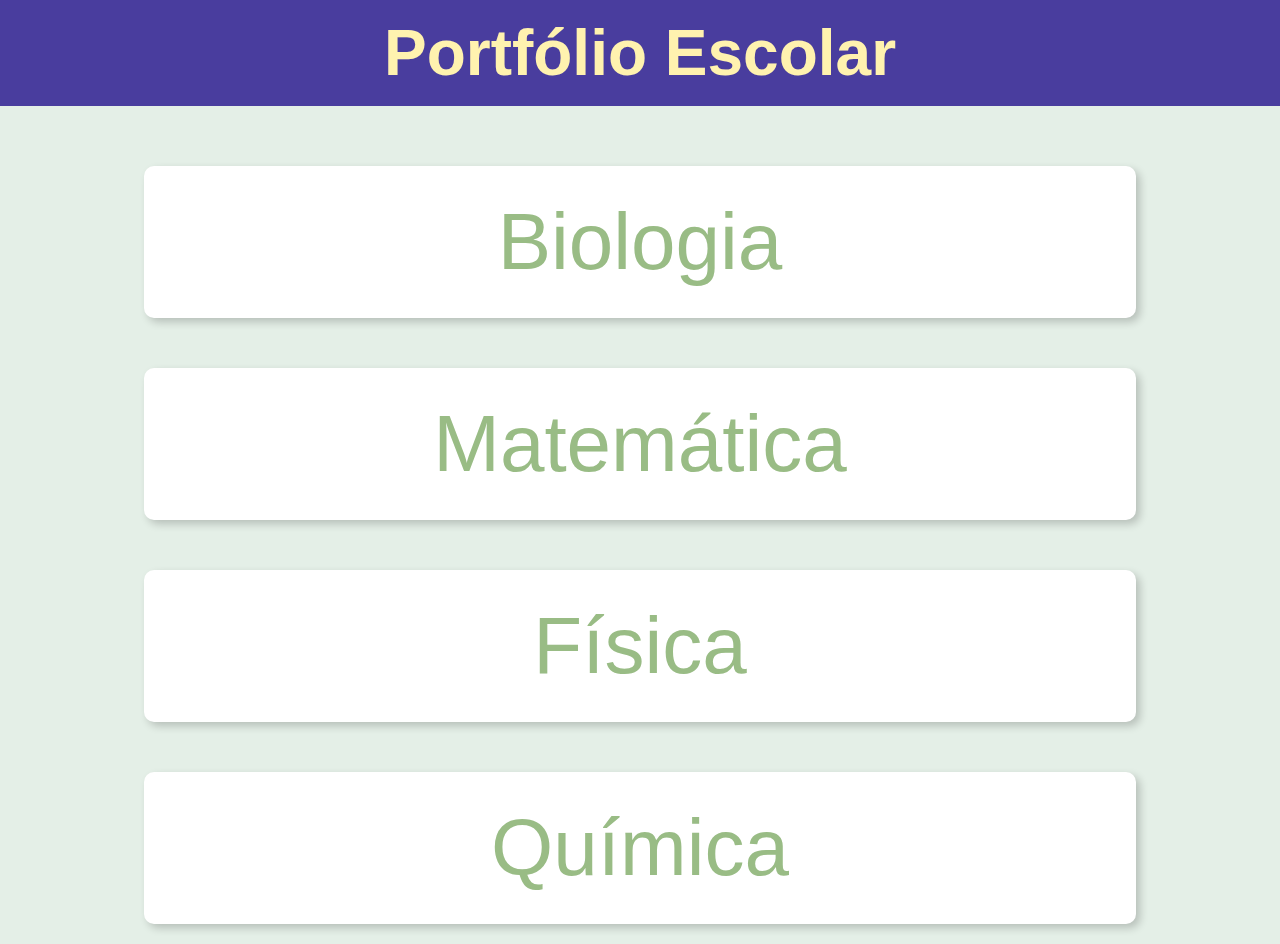
<file: index.html>
<!DOCTYPE html>
<html lang="pt-br">

<head>
    <meta charset="UTF-8">
    <meta http-equiv="X-UA-Compatible" content="IE=edge">
    <meta name="viewport" content="width=device-width, initial-scale=1.0">
    <title>Portfólio</title>
    <link rel="stylesheet" href="styles.css">
    <link href="https://fonts.googleapis.com/icon?family=Material+Icons" rel="stylesheet">

</head>

<body>
    <header>
        <div class="portfolio">
            <h1>Portfólio Escolar</h1>
        </div>
    </header>
    
    <main>
        <section class="container">
            <div class="disciplina">
                <a href="biologia.html"> Biologia</a>
            </div>
            <div class="disciplina">
                <a href="#"> Matemática</a>
            </div>
            <div class="disciplina">
                <a href="#"> Física</a>
            </div>
            <div class="disciplina">
                <a href="#"> Química</a>
            </div>
        </section>
    </main>
    <footer></footer>
</body>

</html>
</file>
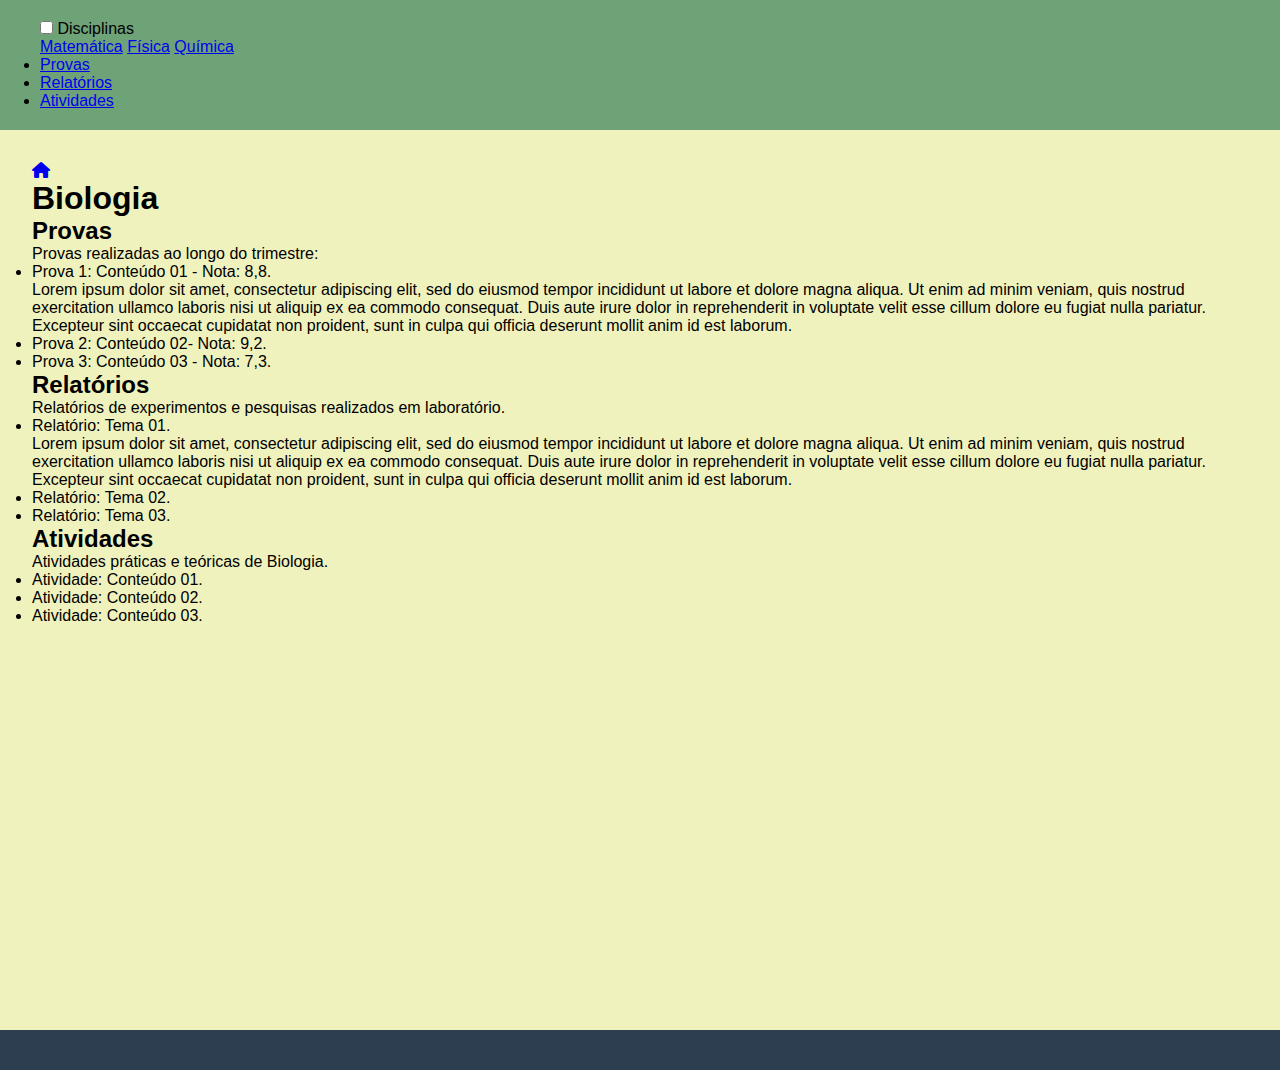
<file: biologia.html>
<!DOCTYPE html>
<html lang="pt-br">

<head>
    <meta charset="UTF-8">
    <meta http-equiv="X-UA-Compatible" content="IE=edge">
    <meta name="viewport" content="width=device-width, initial-scale=1.0">
    <title>Portfólio de Biologia</title>
    <link rel="stylesheet" href="biologia.css">
    <link rel="stylesheet" href="https://cdnjs.cloudflare.com/ajax/libs/font-awesome/6.7.2/css/all.min.css"
        integrity="sha512-Evv84Mr4kqVGRNSgIGL/F/aIDqQb7xQ2vcrdIwxfjThSH8CSR7PBEakCr51Ck+w+/U6swU2Im1vVX0SVk9ABhg=="
        crossorigin="anonymous" referrerpolicy="no-referrer" />
    <link href="https://fonts.googleapis.com/icon?family=Material+Icons" rel="stylesheet">

</head>

<body>
    <header>

        <div class="menu-disciplina">
            <input type="checkbox" id="menu-toggle">
            <label for="menu-toggle" class="botao-disciplinas">Disciplinas</label>
            <div class="lista-vertical">
                <a href="#">Matemática</a>
                <a href="#">Física</a>
                <a href="#">Química</a>
            </div>
        </div>


        <div class="links-principais">
            <ul class="lista-horizontal">
                <li><a href="#provas">Provas</a></li>
                <li><a href="#relatorios">Relatórios</a></li>
                <li><a href="#atividades">Atividades</a></li>
            </ul>
        </div>
    </header>
    <main>
        <div class="home">
            <a href="./index.html"><i class="fa-solid fa-house"></i></a>
        </div>
        <h1>Biologia</h1>
        <section class="biologia-container">
            <div id="provas" class="conteudo">
                <h2>Provas</h2>
                <p>Provas realizadas ao longo do trimestre:</p>
                <ul>
                    <li>Prova 1: Conteúdo 01 - Nota: 8,8.<span class="block"> <br>Lorem ipsum dolor sit amet, consectetur adipiscing
                            elit, sed do eiusmod tempor incididunt ut labore et dolore magna aliqua. Ut enim ad minim
                            veniam, quis nostrud exercitation ullamco laboris nisi ut aliquip ex ea commodo consequat.
                            Duis aute irure dolor in reprehenderit in voluptate velit esse cillum dolore eu fugiat nulla
                            pariatur. Excepteur sint occaecat cupidatat non proident, sunt in culpa qui officia deserunt
                            mollit anim id est laborum.</span>
                    </li>
                    <li>Prova 2: Conteúdo 02- Nota: 9,2.</li>
                    <li>Prova 3: Conteúdo 03 - Nota: 7,3.</li>
                </ul>
            </div>
            <div id="relatorios" class="conteudo">
                <h2>Relatórios</h2>
                <p>Relatórios de experimentos e pesquisas realizados em laboratório.</p>
                <ul>
                    <li>Relatório: Tema 01. <span class="opacidade"> <br>Lorem ipsum dolor sit amet, consectetur adipiscing
                        elit, sed do eiusmod tempor incididunt ut labore et dolore magna aliqua. Ut enim ad minim
                        veniam, quis nostrud exercitation ullamco laboris nisi ut aliquip ex ea commodo consequat.
                        Duis aute irure dolor in reprehenderit in voluptate velit esse cillum dolore eu fugiat nulla
                        pariatur. Excepteur sint occaecat cupidatat non proident, sunt in culpa qui officia deserunt
                        mollit anim id est laborum.</span></li>
                    <li>Relatório: Tema 02.</li>
                    <li>Relatório: Tema 03.</li>
                </ul>
            </div>
            <div id="atividades" class="conteudo">
                <h2>Atividades</h2>
                <p>Atividades práticas e teóricas de Biologia.</p>
                <ul>
                    <li>Atividade: Conteúdo 01.</li>
                    <li>Atividade: Conteúdo 02.</li>
                    <li>Atividade: Conteúdo 03.</li>
                </ul>
            </div>
        </section>
    </main>
    <footer></footer>
</body>

</html>
</file>
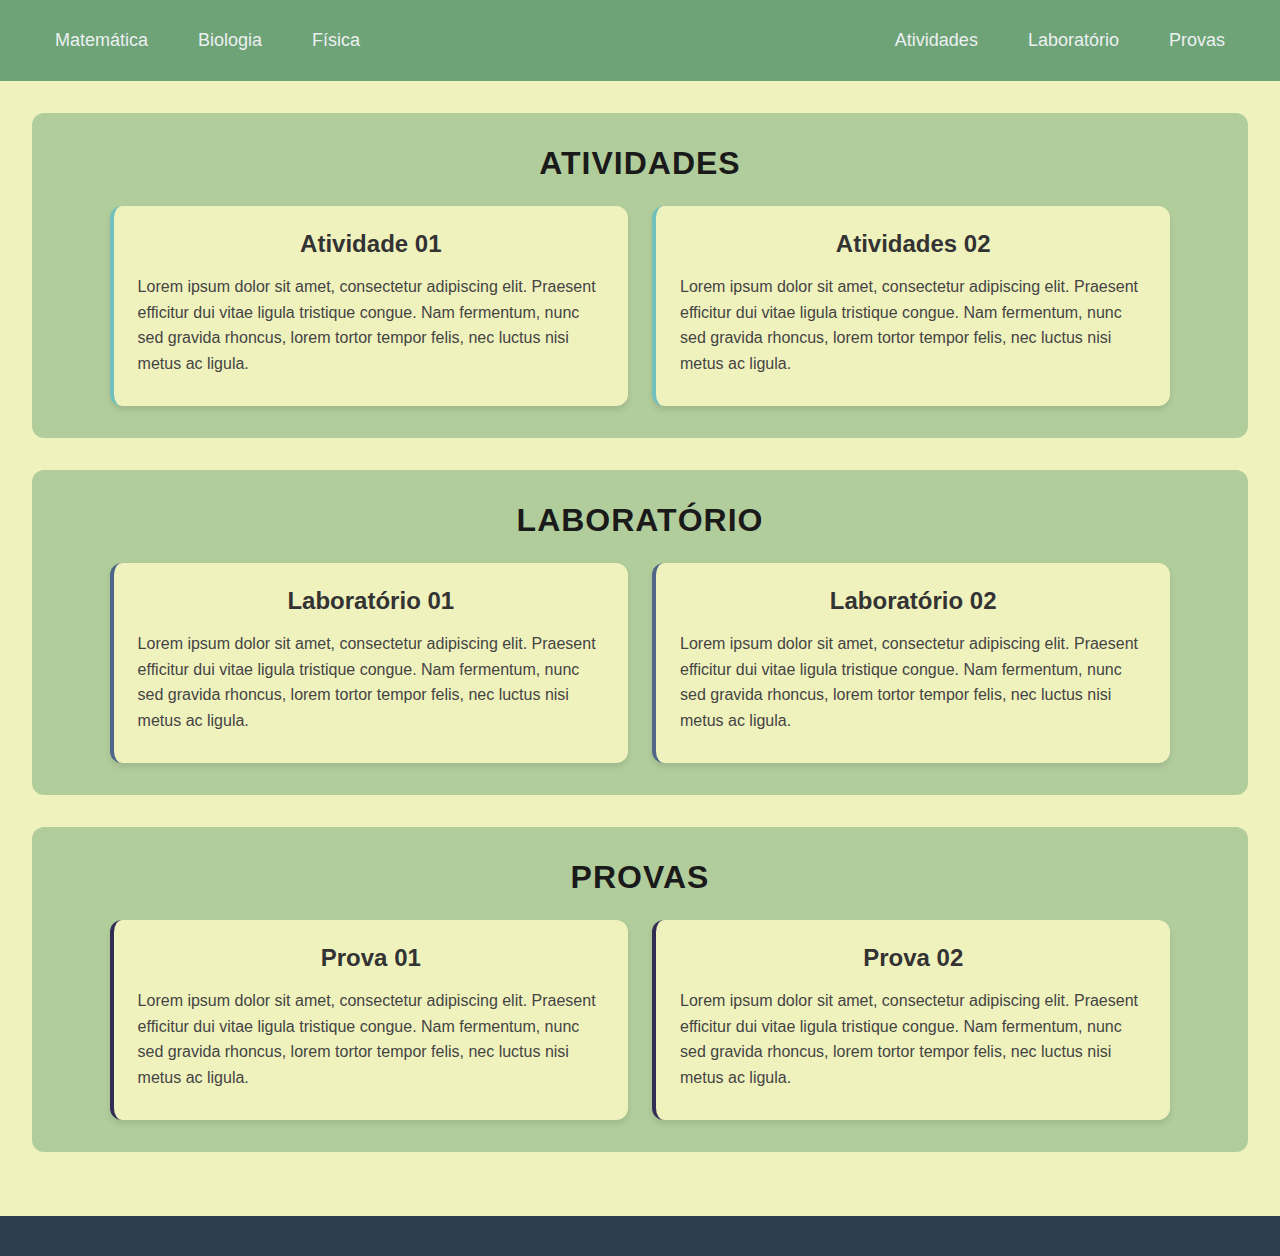
<file: fisica.html>
<!DOCTYPE html>
<html lang="pt-br">
  <head>
    <meta charset="UTF-8" />
    <meta http-equiv="X-UA-Compatible" content="IE=edge" />
    <meta name="viewport" content="width=device-width, initial-scale=1.0" />
    <title>Portfólio de Química</title>
    <link rel="stylesheet" href="fisica.css" />
    <link
      rel="stylesheet"
      href="https://cdnjs.cloudflare.com/ajax/libs/font-awesome/6.7.2/css/all.min.css"
      integrity="sha512-Evv84Mr4kqVGRNSgIGL/F/aIDqQb7xQ2vcrdIwxfjThSH8CSR7PBEakCr51Ck+w+/U6swU2Im1vVX0SVk9ABhg=="
      crossorigin="anonymous"
      referrerpolicy="no-referrer"
    />
  </head>
  <body>
    <header>
      <section class="menus">
        <div class="menu_externo">
          <ul>
            <li><a href="#">Matemática</a></li>
            <li><a href="biologia.html">Biologia</a></li>
            <li><a href="#">Física</a></li>
          </ul>
        </div>
        <div class="menu_interno">
          <ul>
            <li><a href="#atividades">Atividades</a></li>
            <li><a href="#laboratorio">Laboratório</a></li>
            <li><a href="#provas">Provas</a></li>
          </ul>
        </div>
      </section>
    </header>
    <main>
      <section id="atividades" class="atividades">
        <div class="cards">
          <h2>Atividades</h2>
          <ul>
            <li class="card">
              <h3>Atividade 01</h3>
              <p>
                Lorem ipsum dolor sit amet, consectetur adipiscing elit.
                Praesent efficitur dui vitae ligula tristique congue. Nam
                fermentum, nunc sed gravida rhoncus, lorem tortor tempor felis,
                nec luctus nisi metus ac ligula.
              </p>
            </li>
            <li class="card">
              <h3>Atividades 02</h3>
              <p>
                Lorem ipsum dolor sit amet, consectetur adipiscing elit.
                Praesent efficitur dui vitae ligula tristique congue. Nam
                fermentum, nunc sed gravida rhoncus, lorem tortor tempor felis,
                nec luctus nisi metus ac ligula.
              </p>
            </li>
          </ul>
        </div>
      </section>
      <section id="laboratorio" class="laboratorio">
        <div class="cards">
          <h2>Laboratório</h2>
          <ul>
            <li class="card">
              <h3>Laboratório 01</h3>
              <p>
                Lorem ipsum dolor sit amet, consectetur adipiscing elit.
                Praesent efficitur dui vitae ligula tristique congue. Nam
                fermentum, nunc sed gravida rhoncus, lorem tortor tempor felis,
                nec luctus nisi metus ac ligula.
              </p>
            </li>
            <li class="card">
              <h3>Laboratório 02</h3>
              <p>
                Lorem ipsum dolor sit amet, consectetur adipiscing elit.
                Praesent efficitur dui vitae ligula tristique congue. Nam
                fermentum, nunc sed gravida rhoncus, lorem tortor tempor felis,
                nec luctus nisi metus ac ligula.
              </p>
            </li>
          </ul>
        </div>
      </section>
      <section id="provas" class="provas">
        <div class="cards">
          <h2>Provas</h2>
          <ul>
            <li class="card">
              <h3>Prova 01</h3>
              <p>
                Lorem ipsum dolor sit amet, consectetur adipiscing elit.
                Praesent efficitur dui vitae ligula tristique congue. Nam
                fermentum, nunc sed gravida rhoncus, lorem tortor tempor felis,
                nec luctus nisi metus ac ligula.
              </p>
            </li>
            <li class="card">
              <h3>Prova 02</h3>
              <p>
                Lorem ipsum dolor sit amet, consectetur adipiscing elit.
                Praesent efficitur dui vitae ligula tristique congue. Nam
                fermentum, nunc sed gravida rhoncus, lorem tortor tempor felis,
                nec luctus nisi metus ac ligula.
              </p>
            </li>
          </ul>
        </div>
      </section>
    </main>
    <footer></footer>
  </body>
</html>
</file>
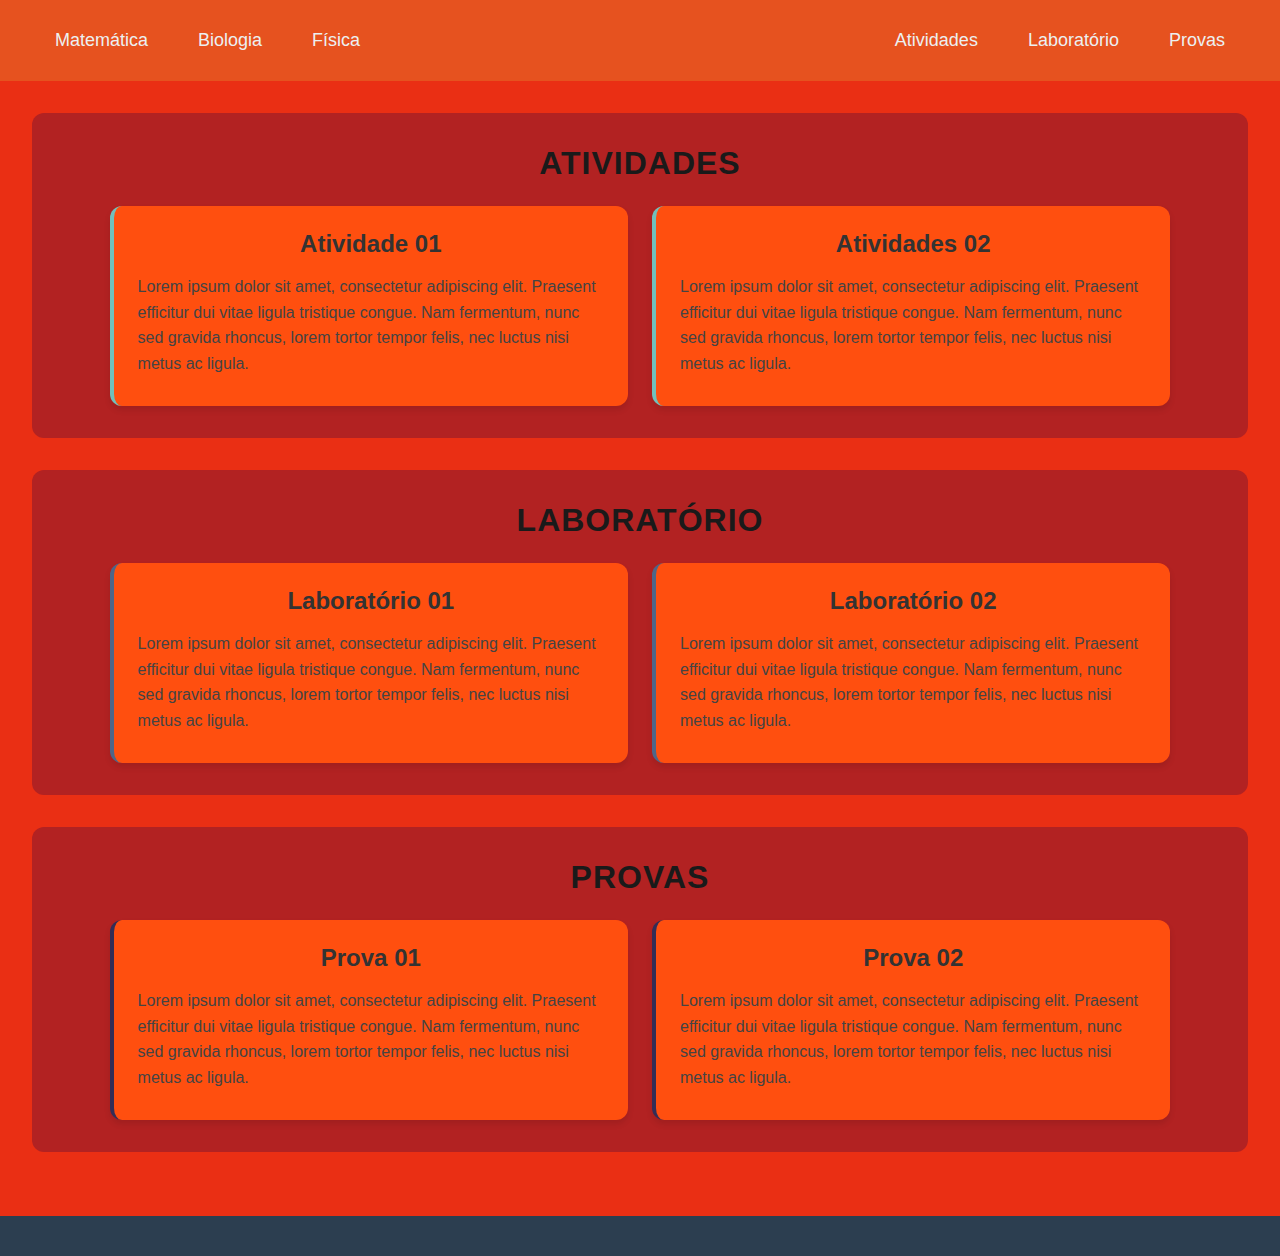
<file: matematica.html>
<!DOCTYPE html>
<html lang="pt-br">
  <head>
    <meta charset="UTF-8" />
    <meta http-equiv="X-UA-Compatible" content="IE=edge" />
    <meta name="viewport" content="width=device-width, initial-scale=1.0" />
    <title>Portfólio de Química</title>
    <link rel="stylesheet" href="matematica.css" />
    <link
      rel="stylesheet"
      href="https://cdnjs.cloudflare.com/ajax/libs/font-awesome/6.7.2/css/all.min.css"
      integrity="sha512-Evv84Mr4kqVGRNSgIGL/F/aIDqQb7xQ2vcrdIwxfjThSH8CSR7PBEakCr51Ck+w+/U6swU2Im1vVX0SVk9ABhg=="
      crossorigin="anonymous"
      referrerpolicy="no-referrer"
    />
  </head>
  <body>
    <header>
      <section class="menus">
        <div class="menu_externo">
          <ul>
            <li><a href="#">Matemática</a></li>
            <li><a href="biologia.html">Biologia</a></li>
            <li><a href="#">Física</a></li>
          </ul>
        </div>
        <div class="menu_interno">
          <ul>
            <li><a href="#atividades">Atividades</a></li>
            <li><a href="#laboratorio">Laboratório</a></li>
            <li><a href="#provas">Provas</a></li>
          </ul>
        </div>
      </section>
    </header>
    <main>
      <section id="atividades" class="atividades">
        <div class="cards">
          <h2>Atividades</h2>
          <ul>
            <li class="card">
              <h3>Atividade 01</h3>
              <p>
                Lorem ipsum dolor sit amet, consectetur adipiscing elit.
                Praesent efficitur dui vitae ligula tristique congue. Nam
                fermentum, nunc sed gravida rhoncus, lorem tortor tempor felis,
                nec luctus nisi metus ac ligula.
              </p>
            </li>
            <li class="card">
              <h3>Atividades 02</h3>
              <p>
                Lorem ipsum dolor sit amet, consectetur adipiscing elit.
                Praesent efficitur dui vitae ligula tristique congue. Nam
                fermentum, nunc sed gravida rhoncus, lorem tortor tempor felis,
                nec luctus nisi metus ac ligula.
              </p>
            </li>
          </ul>
        </div>
      </section>
      <section id="laboratorio" class="laboratorio">
        <div class="cards">
          <h2>Laboratório</h2>
          <ul>
            <li class="card">
              <h3>Laboratório 01</h3>
              <p>
                Lorem ipsum dolor sit amet, consectetur adipiscing elit.
                Praesent efficitur dui vitae ligula tristique congue. Nam
                fermentum, nunc sed gravida rhoncus, lorem tortor tempor felis,
                nec luctus nisi metus ac ligula.
              </p>
            </li>
            <li class="card">
              <h3>Laboratório 02</h3>
              <p>
                Lorem ipsum dolor sit amet, consectetur adipiscing elit.
                Praesent efficitur dui vitae ligula tristique congue. Nam
                fermentum, nunc sed gravida rhoncus, lorem tortor tempor felis,
                nec luctus nisi metus ac ligula.
              </p>
            </li>
          </ul>
        </div>
      </section>
      <section id="provas" class="provas">
        <div class="cards">
          <h2>Provas</h2>
          <ul>
            <li class="card">
              <h3>Prova 01</h3>
              <p>
                Lorem ipsum dolor sit amet, consectetur adipiscing elit.
                Praesent efficitur dui vitae ligula tristique congue. Nam
                fermentum, nunc sed gravida rhoncus, lorem tortor tempor felis,
                nec luctus nisi metus ac ligula.
              </p>
            </li>
            <li class="card">
              <h3>Prova 02</h3>
              <p>
                Lorem ipsum dolor sit amet, consectetur adipiscing elit.
                Praesent efficitur dui vitae ligula tristique congue. Nam
                fermentum, nunc sed gravida rhoncus, lorem tortor tempor felis,
                nec luctus nisi metus ac ligula.
              </p>
            </li>
          </ul>
        </div>
      </section>
    </main>
    <footer></footer>
  </body>
</html>
</file>
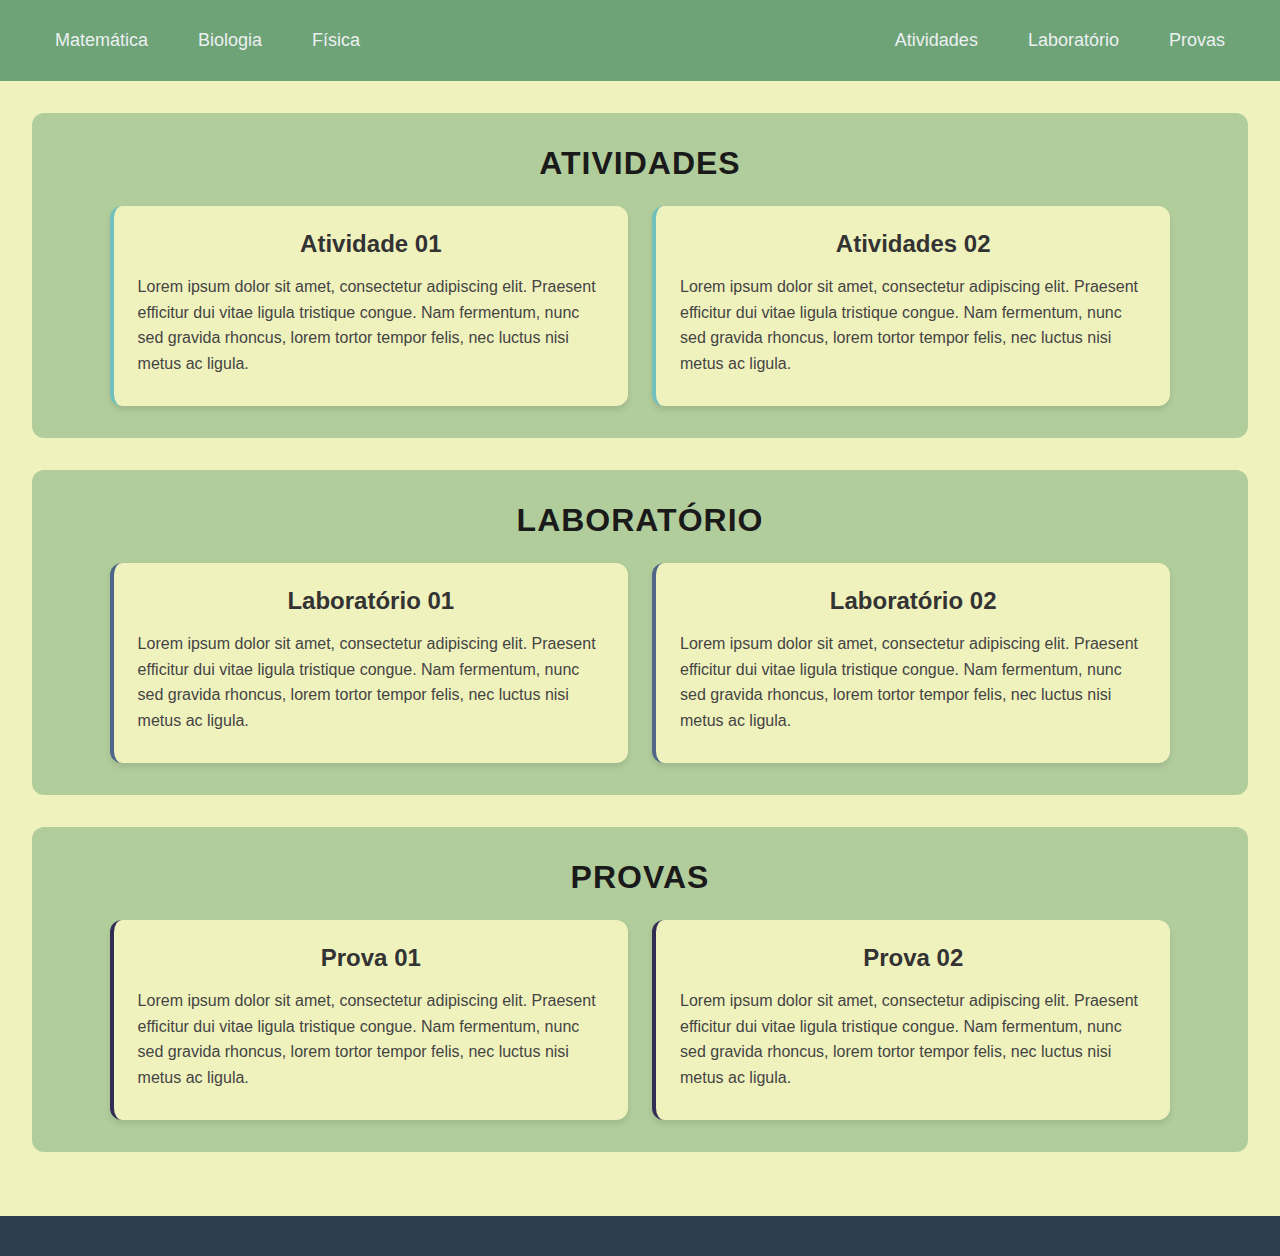
<file: quimica.html>
<!DOCTYPE html>
<html lang="pt-br">
  <head>
    <meta charset="UTF-8" />
    <meta http-equiv="X-UA-Compatible" content="IE=edge" />
    <meta name="viewport" content="width=device-width, initial-scale=1.0" />
    <title>Portfólio de Química</title>
    <link rel="stylesheet" href="quimica.css" />
    <link
      rel="stylesheet"
      href="https://cdnjs.cloudflare.com/ajax/libs/font-awesome/6.7.2/css/all.min.css"
      integrity="sha512-Evv84Mr4kqVGRNSgIGL/F/aIDqQb7xQ2vcrdIwxfjThSH8CSR7PBEakCr51Ck+w+/U6swU2Im1vVX0SVk9ABhg=="
      crossorigin="anonymous"
      referrerpolicy="no-referrer"
    />
  </head>
  <body>
    <header>
      <section class="menus">
        <div class="menu_externo">
          <ul>
            <li><a href="#">Matemática</a></li>
            <li><a href="biologia.html">Biologia</a></li>
            <li><a href="#">Física</a></li>
          </ul>
        </div>
        <div class="menu_interno">
          <ul>
            <li><a href="#atividades">Atividades</a></li>
            <li><a href="#laboratorio">Laboratório</a></li>
            <li><a href="#provas">Provas</a></li>
          </ul>
        </div>
      </section>
    </header>
    <main>
      <section id="atividades" class="atividades">
        <div class="cards">
          <h2>Atividades</h2>
          <ul>
            <li class="card">
              <h3>Atividade 01</h3>
              <p>
                Lorem ipsum dolor sit amet, consectetur adipiscing elit.
                Praesent efficitur dui vitae ligula tristique congue. Nam
                fermentum, nunc sed gravida rhoncus, lorem tortor tempor felis,
                nec luctus nisi metus ac ligula.
              </p>
            </li>
            <li class="card">
              <h3>Atividades 02</h3>
              <p>
                Lorem ipsum dolor sit amet, consectetur adipiscing elit.
                Praesent efficitur dui vitae ligula tristique congue. Nam
                fermentum, nunc sed gravida rhoncus, lorem tortor tempor felis,
                nec luctus nisi metus ac ligula.
              </p>
            </li>
          </ul>
        </div>
      </section>
      <section id="laboratorio" class="laboratorio">
        <div class="cards">
          <h2>Laboratório</h2>
          <ul>
            <li class="card">
              <h3>Laboratório 01</h3>
              <p>
                Lorem ipsum dolor sit amet, consectetur adipiscing elit.
                Praesent efficitur dui vitae ligula tristique congue. Nam
                fermentum, nunc sed gravida rhoncus, lorem tortor tempor felis,
                nec luctus nisi metus ac ligula.
              </p>
            </li>
            <li class="card">
              <h3>Laboratório 02</h3>
              <p>
                Lorem ipsum dolor sit amet, consectetur adipiscing elit.
                Praesent efficitur dui vitae ligula tristique congue. Nam
                fermentum, nunc sed gravida rhoncus, lorem tortor tempor felis,
                nec luctus nisi metus ac ligula.
              </p>
            </li>
          </ul>
        </div>
      </section>
      <section id="provas" class="provas">
        <div class="cards">
          <h2>Provas</h2>
          <ul>
            <li class="card">
              <h3>Prova 01</h3>
              <p>
                Lorem ipsum dolor sit amet, consectetur adipiscing elit.
                Praesent efficitur dui vitae ligula tristique congue. Nam
                fermentum, nunc sed gravida rhoncus, lorem tortor tempor felis,
                nec luctus nisi metus ac ligula.
              </p>
            </li>
            <li class="card">
              <h3>Prova 02</h3>
              <p>
                Lorem ipsum dolor sit amet, consectetur adipiscing elit.
                Praesent efficitur dui vitae ligula tristique congue. Nam
                fermentum, nunc sed gravida rhoncus, lorem tortor tempor felis,
                nec luctus nisi metus ac ligula.
              </p>
            </li>
          </ul>
        </div>
      </section>
    </main>
    <footer></footer>
  </body>
</html>
</file>
<file: styles.css>
* {
    margin: 0;
    padding: 0;
    box-sizing: border-box;
}

:root{
    --preto: #000000;
    --marinho: #493D9E;
    --amarelo-claro:#FFF2AF;
    --roxo-claro:#B2A5FF;
    --verde: #99BC85;
    --azul-claro: #E4EFE7;
    --branco: #FFFFFF;
    --marron-claro: #FAF1E6;
}

body{
    height: 100vh;
    box-sizing: border-box;
    background-color: var(--azul-claro);
    color: var(--preto);
    font-size: 16px;
    font-family: Arial, Helvetica, sans-serif;
}

header {
    display: flex; 
    width: 100%;
    background-color: var(--marinho);
    padding: 1rem;
    justify-content: center;
}

.portfolio h1{
    font-size: 4rem;
    color: var(--amarelo-claro);
}
main {
    margin: 40px auto;
    padding: 20px;
}


.container {
    display: flex;
    flex-direction: column;
    justify-content: space-between;
    align-items: center;
    gap: 50px;
    flex-wrap: wrap;
}

.disciplina {
    display: flex;
    justify-content: center;
    background-color: var(--branco);
    border-radius: 10px;
    padding: 30px;
    width: 80%;
    min-width: 280px;
    box-shadow: 4px 4px 8px rgba(0, 0, 0, 0.2);
    transition: transform 0.3s ease, box-shadow 0.3s ease;
}

.disciplina:hover {
    transform: translateY(-10px) scale(1.05);
    box-shadow: 0 0 0 25px rgba(0, 0, 0, 0.2);
}

.disciplina a {
    color: var(--verde);
    font-size: 5rem;
    text-decoration: none;
}
</file>
<file: biologia.css>
* {
  margin: 0;
  padding: 0;
  box-sizing: border-box;
}

body {
  font-family: Arial, sans-serif;
  background-color: #f0f2bd;
}

header {
  background-color: #6EA377;
  padding: 20px 40px;
  width: 100%;
}

.menus {
  display: flex;
  justify-content: space-between;
  align-items: center;
}

.menu_externo ul,
.menu_interno ul {
  display: flex;
  list-style: none;
  gap: 20px;
}

.menu_externo li,
.menu_interno li {
  flex-grow: 1;
}

.menu_externo li a,
.menu_interno li a {
  color: #ecf0f1;
  text-decoration: none;
  font-size: 18px;
  padding: 10px 15px;
  border-radius: 5px;
  transition: all 0.3s ease;
  position: relative;
  display: block;
}

.menu_externo li a:hover,
.menu_interno li a:hover {
  background-color: #3498db;
  transform: translateY(-2px);
  box-shadow: 4px 4px 10px rgba(0, 0, 0, 0.3);
}

.menu_externo li a::before,
.menu_interno li a::before {
  content: "";
  position: absolute;
  bottom: 0;
  left: 0;
  width: 0;
  height: 2px;
  background-color: #ecf0f1;
  transition: width 0.3s ease;
}

.menu_externo li a:hover::before,
.menu_interno li a:hover::before {
  width: 100%;
}

main {
  min-height: 100vh;
  margin: 0 auto;
  padding: 2rem;
}

footer {
  background-color: #2c3e50;
  color: #ecf0f1;
  text-align: center;
  padding: 20px;
  width: 100%;
}

.atividades,
.laboratorio,
.provas {
  background-color: #b2cd9c;
  border-radius: 12px;
  padding: 2rem;
  margin-bottom: 2rem;
}

.cards h2 {
  text-align: center;
  font-size: 2rem;
  font-weight: 700;
  color: #1a1a1a;
  margin-bottom: 1.5rem;
  text-transform: uppercase;
  letter-spacing: 1px;
}

.cards {
  display: flex;
  flex-direction: column;
  align-items: center;
}

.cards ul {
  display: flex;
  gap: 1.5rem;
  list-style: none;
  padding: 0;
  width: 100%;
  justify-content: center;
}

.card {
  background-color: #f0f2bd;
  border-radius: 12px;
  box-shadow: 0 4px 6px rgba(0, 0, 0, 0.1);
  padding: 1.5rem;
  transition: transform 0.3s ease, box-shadow 0.3s ease;
  width: 45%;
  min-height: 200px;
  display: flex;
  flex-direction: column;
  justify-content: flex-start;
}

.card:hover {
  transform: translateY(-5px);
  box-shadow: 0 6px 12px rgba(0, 0, 0, 0.15);
}

.card h3 {
  font-size: 1.5rem;
  font-weight: 600;
  color: #333;
  margin: 0 0 1rem 0;
  text-align: center;
}

.card p {
  font-size: 1rem;
  line-height: 1.6;
  color: #444;
  margin: 0;
  text-align: left;
}

.atividades .card {
  border-left: 4px solid #71c0bb;
}

.laboratorio .card {
  border-left: 4px solid #4e6688;
}

.provas .card {
  border-left: 4px solid #332d56;
}

@media (max-width: 768px) {
  header {
    padding: 15px 20px;
  }

  .menus {
    display: flex;
    justify-content: space-between;
    align-items: center;
    gap: 10px;
  }

  .menu_externo,
  .menu_interno {
    padding: 8px;
    border-radius: 5px;
    background-color: rgba(255, 255, 255, 0.05);
    border: 1px solid rgba(255, 255, 255, 0.1);
  }

  .menu_externo ul,
  .menu_interno ul {
    display: flex;
    flex-wrap: wrap;
    list-style: none;
    gap: 10px;
    justify-content: center;
  }

  .menu_externo li,
  .menu_interno li {
    flex-grow: 1;
    text-align: center;
  }

  .menu_externo li a,
  .menu_interno li a {
    font-size: 1rem;
    padding: 8px 12px;
    transition: all 0.3s ease;
  }
  .cards ul {
    flex-direction: column;
    align-items: center;
  }

  .card {
    width: 100%;
    max-width: 500px;
  }

  .cards h2 {
    font-size: 1.5rem;
  }

  .card h3 {
    font-size: 1.25rem;
  }

  .card p {
    font-size: 0.9rem;
  }
}

@media (max-width: 480px) {
  header {
    padding: 10px 15px;
  }

  .menus {
    flex-direction: column;
    align-items: center;
    gap: 10px;
  }

  .menu_externo,
  .menu_interno {
    width: 100%;
    padding: 5px;
    border-radius: 3px;
    background-color: rgba(255, 255, 255, 0.03);
    border: 1px solid rgba(255, 255, 255, 0.08);
    text-align: center;
  }

  .menu_externo ul,
  .menu_interno ul {
    flex-direction: column;
    align-items: center;
    gap: 8px;
    flex-wrap: nowrap;
    list-style: none;
  }

  .menu_externo li,
  .menu_interno li {
    flex-grow: 0;
  }

  .menu_externo li a,
  .menu_interno li a {
    font-size: 1.25rem;
    padding: 6px 8px;
    transition: all 0.3s ease;
  }
  main {
    padding: 1rem;
  }

  .atividades,
  .laboratorio,
  .provas {
    padding: 1rem;
  }

  .card {
    min-height: 150px;
  }
}
</file>
<file: fisica.css>
* {
  margin: 0;
  padding: 0;
  box-sizing: border-box;
}

body {
  font-family: Arial, sans-serif;
  background-color: #f0f2bd;
}

header {
  background-color: #6EA377;
  padding: 20px 40px;
  width: 100%;
}

.menus {
  display: flex;
  justify-content: space-between;
  align-items: center;
}

.menu_externo ul,
.menu_interno ul {
  display: flex;
  list-style: none;
  gap: 20px;
}

.menu_externo li,
.menu_interno li {
  flex-grow: 1;
}

.menu_externo li a,
.menu_interno li a {
  color: #ecf0f1;
  text-decoration: none;
  font-size: 18px;
  padding: 10px 15px;
  border-radius: 5px;
  transition: all 0.3s ease;
  position: relative;
  display: block;
}

.menu_externo li a:hover,
.menu_interno li a:hover {
  background-color: #3498db;
  transform: translateY(-2px);
  box-shadow: 4px 4px 10px rgba(0, 0, 0, 0.3);
}

.menu_externo li a::before,
.menu_interno li a::before {
  content: "";
  position: absolute;
  bottom: 0;
  left: 0;
  width: 0;
  height: 2px;
  background-color: #ecf0f1;
  transition: width 0.3s ease;
}

.menu_externo li a:hover::before,
.menu_interno li a:hover::before {
  width: 100%;
}

main {
  min-height: 100vh;
  margin: 0 auto;
  padding: 2rem;
}

footer {
  background-color: #2c3e50;
  color: #ecf0f1;
  text-align: center;
  padding: 20px;
  width: 100%;
}

.atividades,
.laboratorio,
.provas {
  background-color: #b2cd9c;
  border-radius: 12px;
  padding: 2rem;
  margin-bottom: 2rem;
}

.cards h2 {
  text-align: center;
  font-size: 2rem;
  font-weight: 700;
  color: #1a1a1a;
  margin-bottom: 1.5rem;
  text-transform: uppercase;
  letter-spacing: 1px;
}

.cards {
  display: flex;
  flex-direction: column;
  align-items: center;
}

.cards ul {
  display: flex;
  gap: 1.5rem;
  list-style: none;
  padding: 0;
  width: 100%;
  justify-content: center;
}

.card {
  background-color: #f0f2bd;
  border-radius: 12px;
  box-shadow: 0 4px 6px rgba(0, 0, 0, 0.1);
  padding: 1.5rem;
  transition: transform 0.3s ease, box-shadow 0.3s ease;
  width: 45%;
  min-height: 200px;
  display: flex;
  flex-direction: column;
  justify-content: flex-start;
}

.card:hover {
  transform: translateY(-5px);
  box-shadow: 0 6px 12px rgba(0, 0, 0, 0.15);
}

.card h3 {
  font-size: 1.5rem;
  font-weight: 600;
  color: #333;
  margin: 0 0 1rem 0;
  text-align: center;
}

.card p {
  font-size: 1rem;
  line-height: 1.6;
  color: #444;
  margin: 0;
  text-align: left;
}

.atividades .card {
  border-left: 4px solid #71c0bb;
}

.laboratorio .card {
  border-left: 4px solid #4e6688;
}

.provas .card {
  border-left: 4px solid #332d56;
}

@media (max-width: 768px) {
  header {
    padding: 15px 20px;
  }

  .menus {
    display: flex;
    justify-content: space-between;
    align-items: center;
    gap: 10px;
  }

  .menu_externo,
  .menu_interno {
    padding: 8px;
    border-radius: 5px;
    background-color: rgba(255, 255, 255, 0.05);
    border: 1px solid rgba(255, 255, 255, 0.1);
  }

  .menu_externo ul,
  .menu_interno ul {
    display: flex;
    flex-wrap: wrap;
    list-style: none;
    gap: 10px;
    justify-content: center;
  }

  .menu_externo li,
  .menu_interno li {
    flex-grow: 1;
    text-align: center;
  }

  .menu_externo li a,
  .menu_interno li a {
    font-size: 1rem;
    padding: 8px 12px;
    transition: all 0.3s ease;
  }
  .cards ul {
    flex-direction: column;
    align-items: center;
  }

  .card {
    width: 100%;
    max-width: 500px;
  }

  .cards h2 {
    font-size: 1.5rem;
  }

  .card h3 {
    font-size: 1.25rem;
  }

  .card p {
    font-size: 0.9rem;
  }
}

@media (max-width: 480px) {
  header {
    padding: 10px 15px;
  }

  .menus {
    flex-direction: column;
    align-items: center;
    gap: 10px;
  }

  .menu_externo,
  .menu_interno {
    width: 100%;
    padding: 5px;
    border-radius: 3px;
    background-color: rgba(255, 255, 255, 0.03);
    border: 1px solid rgba(255, 255, 255, 0.08);
    text-align: center;
  }

  .menu_externo ul,
  .menu_interno ul {
    flex-direction: column;
    align-items: center;
    gap: 8px;
    flex-wrap: nowrap;
    list-style: none;
  }

  .menu_externo li,
  .menu_interno li {
    flex-grow: 0;
  }

  .menu_externo li a,
  .menu_interno li a {
    font-size: 1.25rem;
    padding: 6px 8px;
    transition: all 0.3s ease;
  }
  main {
    padding: 1rem;
  }

  .atividades,
  .laboratorio,
  .provas {
    padding: 1rem;
  }

  .card {
    min-height: 150px;
  }
}
</file>
<file: matematica.css>
* {
  margin: 0;
  padding: 0;
  box-sizing: border-box;
}

body {
  font-family: Arial, sans-serif;
  background-color:#EA2F14;
}

header {
  background-color: #E6521F;
  padding: 20px 40px;
  width: 100%;
}

.menus {
  display: flex;
  justify-content: space-between;
  align-items: center;
}

.menu_externo ul,
.menu_interno ul {
  display: flex;
  list-style: none;
  gap: 20px;
}

.menu_externo li,
.menu_interno li {
  flex-grow: 1;
}

.menu_externo li a,
.menu_interno li a {
  color: #ecf0f1;
  text-decoration: none;
  font-size: 18px;
  padding: 10px 15px;
  border-radius: 5px;
  transition: all 0.3s ease;
  position: relative;
  display: block;
}

.menu_externo li a:hover,
.menu_interno li a:hover {
  background-color: #FB9E3A;
  transform: translateY(-2px);
  box-shadow: 4px 4px 10px rgba(0, 0, 0, 0.3);
}

.menu_externo li a::before,
.menu_interno li a::before {
  content: "";
  position: absolute;
  bottom: 0;
  left: 0;
  width: 0;
  height: 2px;
  background-color: #ecf0f1;
  transition: width 0.3s ease;
}

.menu_externo li a:hover::before,
.menu_interno li a:hover::before {
  width: 100%;
}

main {
  min-height: 100vh;
  margin: 0 auto;
  padding: 2rem;
}

footer {
  background-color: #2c3e50;
  color: #ecf0f1;
  text-align: center;
  padding: 20px;
  width: 100%;
}

.atividades,
.laboratorio,
.provas {
  background-color: #B22222;
  border-radius: 12px;
  padding: 2rem;
  margin-bottom: 2rem;
}

.cards h2 {
  text-align: center;
  font-size: 2rem;
  font-weight: 700;
  color: #1a1a1a;
  margin-bottom: 1.5rem;
  text-transform: uppercase;
  letter-spacing: 1px;
}

.cards {
  display: flex;
  flex-direction: column;
  align-items: center;
}

.cards ul {
  display: flex;
  gap: 1.5rem;
  list-style: none;
  padding: 0;
  width: 100%;
  justify-content: center;
}

.card {
  background-color: #FF4F0F;
  border-radius: 12px;
  box-shadow: 0 4px 6px rgba(0, 0, 0, 0.1);
  padding: 1.5rem;
  transition: transform 0.3s ease, box-shadow 0.3s ease;
  width: 45%;
  min-height: 200px;
  display: flex;
  flex-direction: column;
  justify-content: flex-start;
}

.card:hover {
  transform: translateY(-5px);
  box-shadow: 0 6px 12px rgba(0, 0, 0, 0.15);
}

.card h3 {
  font-size: 1.5rem;
  font-weight: 600;
  color: #333;
  margin: 0 0 1rem 0;
  text-align: center;
}

.card p {
  font-size: 1rem;
  line-height: 1.6;
  color: #444;
  margin: 0;
  text-align: left;
}

.atividades .card {
  border-left: 4px solid #71c0bb;
}

.laboratorio .card {
  border-left: 4px solid #4e6688;
}

.provas .card {
  border-left: 4px solid #332d56;
}

@media (max-width: 768px) {
  header {
    padding: 15px 20px;
  }

  .menus {
    display: flex;
    justify-content: space-between;
    align-items: center;
    gap: 10px;
  }

  .menu_externo,
  .menu_interno {
    padding: 8px;
    border-radius: 5px;
    background-color: rgba(255, 255, 255, 0.05);
    border: 1px solid rgba(255, 255, 255, 0.1);
  }

  .menu_externo ul,
  .menu_interno ul {
    display: flex;
    flex-wrap: wrap;
    list-style: none;
    gap: 10px;
    justify-content: center;
  }

  .menu_externo li,
  .menu_interno li {
    flex-grow: 1;
    text-align: center;
  }

  .menu_externo li a,
  .menu_interno li a {
    font-size: 1rem;
    padding: 8px 12px;
    transition: all 0.3s ease;
  }
  .cards ul {
    flex-direction: column;
    align-items: center;
  }

  .card {
    width: 100%;
    max-width: 500px;
  }

  .cards h2 {
    font-size: 1.5rem;
  }

  .card h3 {
    font-size: 1.25rem;
  }

  .card p {
    font-size: 0.9rem;
  }
}

@media (max-width: 480px) {
  header {
    padding: 10px 15px;
  }

  .menus {
    flex-direction: column;
    align-items: center;
    gap: 10px;
  }

  .menu_externo,
  .menu_interno {
    width: 100%;
    padding: 5px;
    border-radius: 3px;
    background-color: rgba(255, 255, 255, 0.03);
    border: 1px solid rgba(255, 255, 255, 0.08);
    text-align: center;
  }

  .menu_externo ul,
  .menu_interno ul {
    flex-direction: column;
    align-items: center;
    gap: 8px;
    flex-wrap: nowrap;
    list-style: none;
  }

  .menu_externo li,
  .menu_interno li {
    flex-grow: 0;
  }

  .menu_externo li a,
  .menu_interno li a {
    font-size: 1.25rem;
    padding: 6px 8px;
    transition: all 0.3s ease;
  }
  main {
    padding: 1rem;
  }

  .atividades,
  .laboratorio,
  .provas {
    padding: 1rem;
  }

  .card {
    min-height: 150px;
  }
}
</file>
<file: quimica.css>
* {
  margin: 0;
  padding: 0;
  box-sizing: border-box;
}

body {
  font-family: Arial, sans-serif;
  background-color: #f0f2bd;
}

header {
  background-color: #6EA377;
  padding: 20px 40px;
  width: 100%;
}

.menus {
  display: flex;
  justify-content: space-between;
  align-items: center;
}

.menu_externo ul,
.menu_interno ul {
  display: flex;
  list-style: none;
  gap: 20px;
}

.menu_externo li,
.menu_interno li {
  flex-grow: 1;
}

.menu_externo li a,
.menu_interno li a {
  color: #ecf0f1;
  text-decoration: none;
  font-size: 18px;
  padding: 10px 15px;
  border-radius: 5px;
  transition: all 0.3s ease;
  position: relative;
  display: block;
}

.menu_externo li a:hover,
.menu_interno li a:hover {
  background-color: #3498db;
  transform: translateY(-2px);
  box-shadow: 4px 4px 10px rgba(0, 0, 0, 0.3);
}

.menu_externo li a::before,
.menu_interno li a::before {
  content: "";
  position: absolute;
  bottom: 0;
  left: 0;
  width: 0;
  height: 2px;
  background-color: #ecf0f1;
  transition: width 0.3s ease;
}

.menu_externo li a:hover::before,
.menu_interno li a:hover::before {
  width: 100%;
}

main {
  min-height: 100vh;
  margin: 0 auto;
  padding: 2rem;
}

footer {
  background-color: #2c3e50;
  color: #ecf0f1;
  text-align: center;
  padding: 20px;
  width: 100%;
}

.atividades,
.laboratorio,
.provas {
  background-color: #b2cd9c;
  border-radius: 12px;
  padding: 2rem;
  margin-bottom: 2rem;
}

.cards h2 {
  text-align: center;
  font-size: 2rem;
  font-weight: 700;
  color: #1a1a1a;
  margin-bottom: 1.5rem;
  text-transform: uppercase;
  letter-spacing: 1px;
}

.cards {
  display: flex;
  flex-direction: column;
  align-items: center;
}

.cards ul {
  display: flex;
  gap: 1.5rem;
  list-style: none;
  padding: 0;
  width: 100%;
  justify-content: center;
}

.card {
  background-color: #f0f2bd;
  border-radius: 12px;
  box-shadow: 0 4px 6px rgba(0, 0, 0, 0.1);
  padding: 1.5rem;
  transition: transform 0.3s ease, box-shadow 0.3s ease;
  width: 45%;
  min-height: 200px;
  display: flex;
  flex-direction: column;
  justify-content: flex-start;
}

.card:hover {
  transform: translateY(-5px);
  box-shadow: 0 6px 12px rgba(0, 0, 0, 0.15);
}

.card h3 {
  font-size: 1.5rem;
  font-weight: 600;
  color: #333;
  margin: 0 0 1rem 0;
  text-align: center;
}

.card p {
  font-size: 1rem;
  line-height: 1.6;
  color: #444;
  margin: 0;
  text-align: left;
}

.atividades .card {
  border-left: 4px solid #71c0bb;
}

.laboratorio .card {
  border-left: 4px solid #4e6688;
}

.provas .card {
  border-left: 4px solid #332d56;
}

@media (max-width: 768px) {
  header {
    padding: 15px 20px;
  }

  .menus {
    display: flex;
    justify-content: space-between;
    align-items: center;
    gap: 10px;
  }

  .menu_externo,
  .menu_interno {
    padding: 8px;
    border-radius: 5px;
    background-color: rgba(255, 255, 255, 0.05);
    border: 1px solid rgba(255, 255, 255, 0.1);
  }

  .menu_externo ul,
  .menu_interno ul {
    display: flex;
    flex-wrap: wrap;
    list-style: none;
    gap: 10px;
    justify-content: center;
  }

  .menu_externo li,
  .menu_interno li {
    flex-grow: 1;
    text-align: center;
  }

  .menu_externo li a,
  .menu_interno li a {
    font-size: 1rem;
    padding: 8px 12px;
    transition: all 0.3s ease;
  }
  .cards ul {
    flex-direction: column;
    align-items: center;
  }

  .card {
    width: 100%;
    max-width: 500px;
  }

  .cards h2 {
    font-size: 1.5rem;
  }

  .card h3 {
    font-size: 1.25rem;
  }

  .card p {
    font-size: 0.9rem;
  }
}

@media (max-width: 480px) {
  header {
    padding: 10px 15px;
  }

  .menus {
    flex-direction: column;
    align-items: center;
    gap: 10px;
  }

  .menu_externo,
  .menu_interno {
    width: 100%;
    padding: 5px;
    border-radius: 3px;
    background-color: rgba(255, 255, 255, 0.03);
    border: 1px solid rgba(255, 255, 255, 0.08);
    text-align: center;
  }

  .menu_externo ul,
  .menu_interno ul {
    flex-direction: column;
    align-items: center;
    gap: 8px;
    flex-wrap: nowrap;
    list-style: none;
  }

  .menu_externo li,
  .menu_interno li {
    flex-grow: 0;
  }

  .menu_externo li a,
  .menu_interno li a {
    font-size: 1.25rem;
    padding: 6px 8px;
    transition: all 0.3s ease;
  }
  main {
    padding: 1rem;
  }

  .atividades,
  .laboratorio,
  .provas {
    padding: 1rem;
  }

  .card {
    min-height: 150px;
  }
}
</file>
